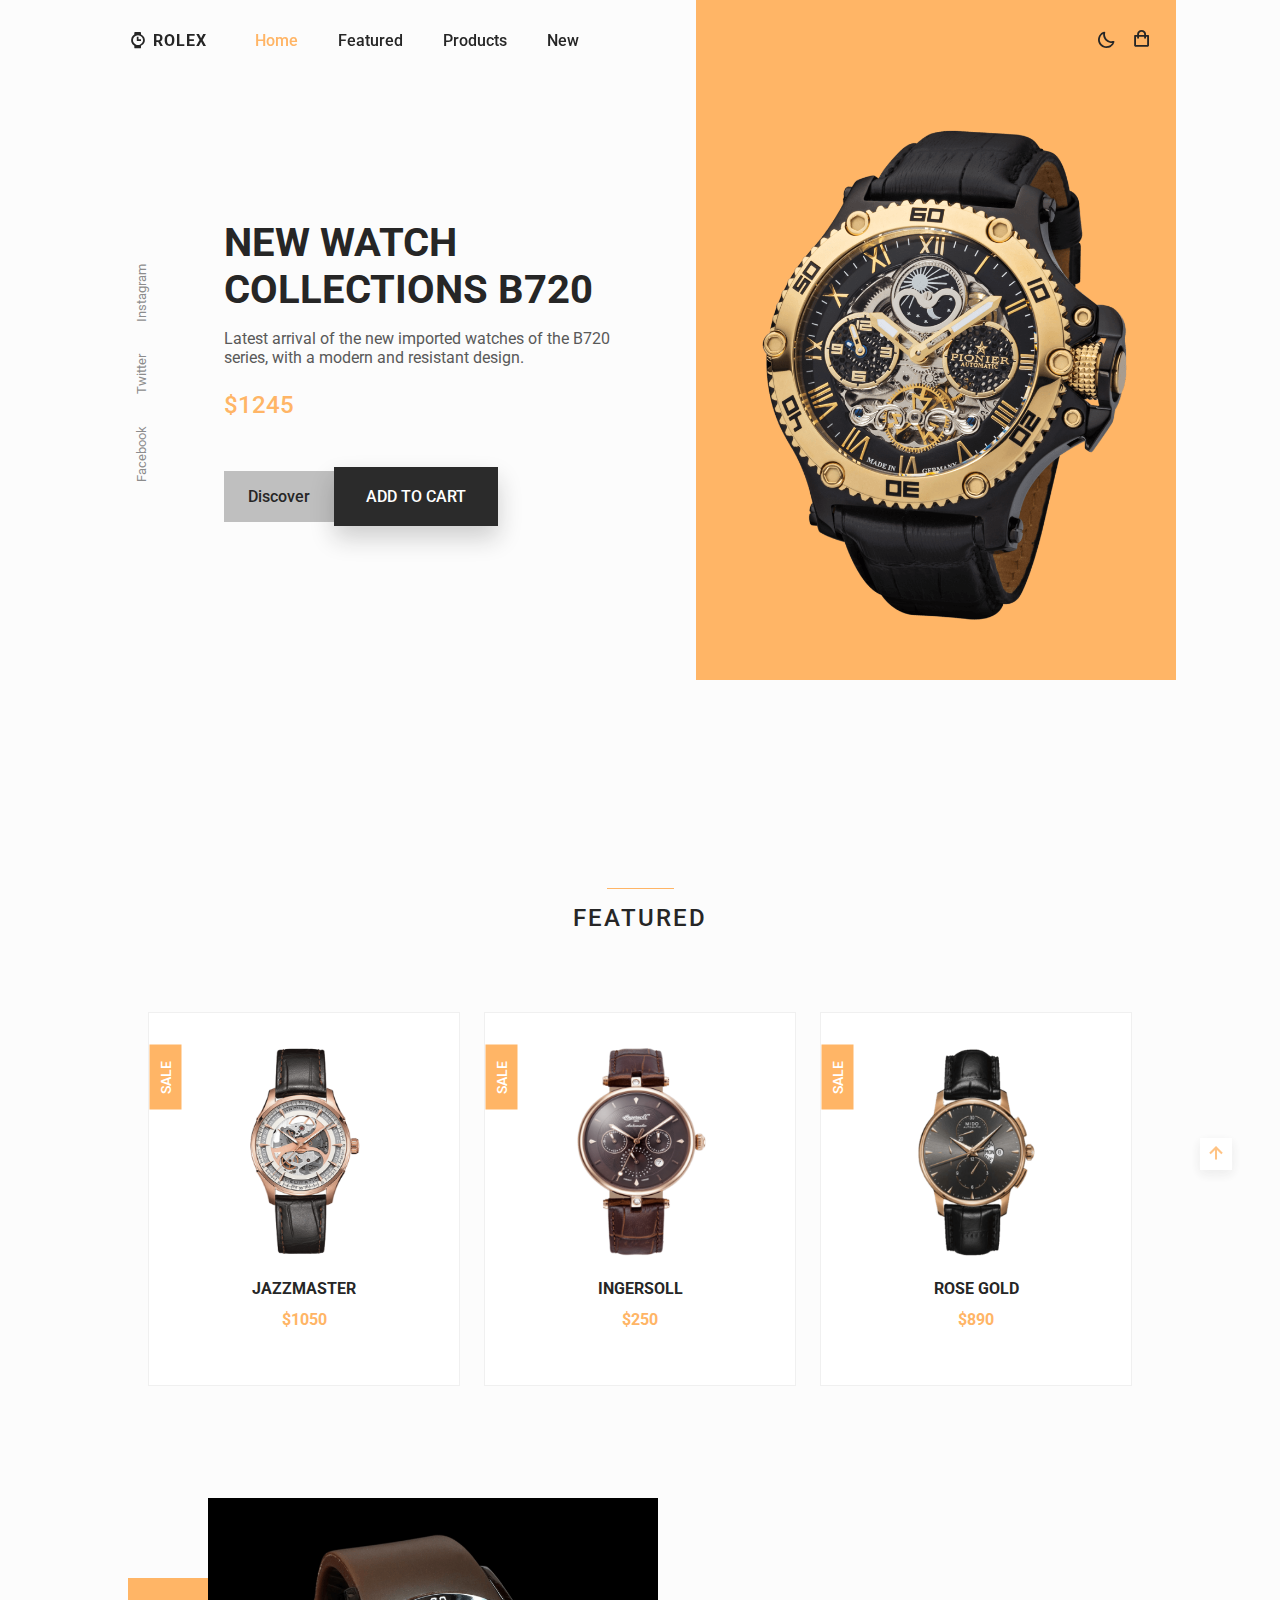
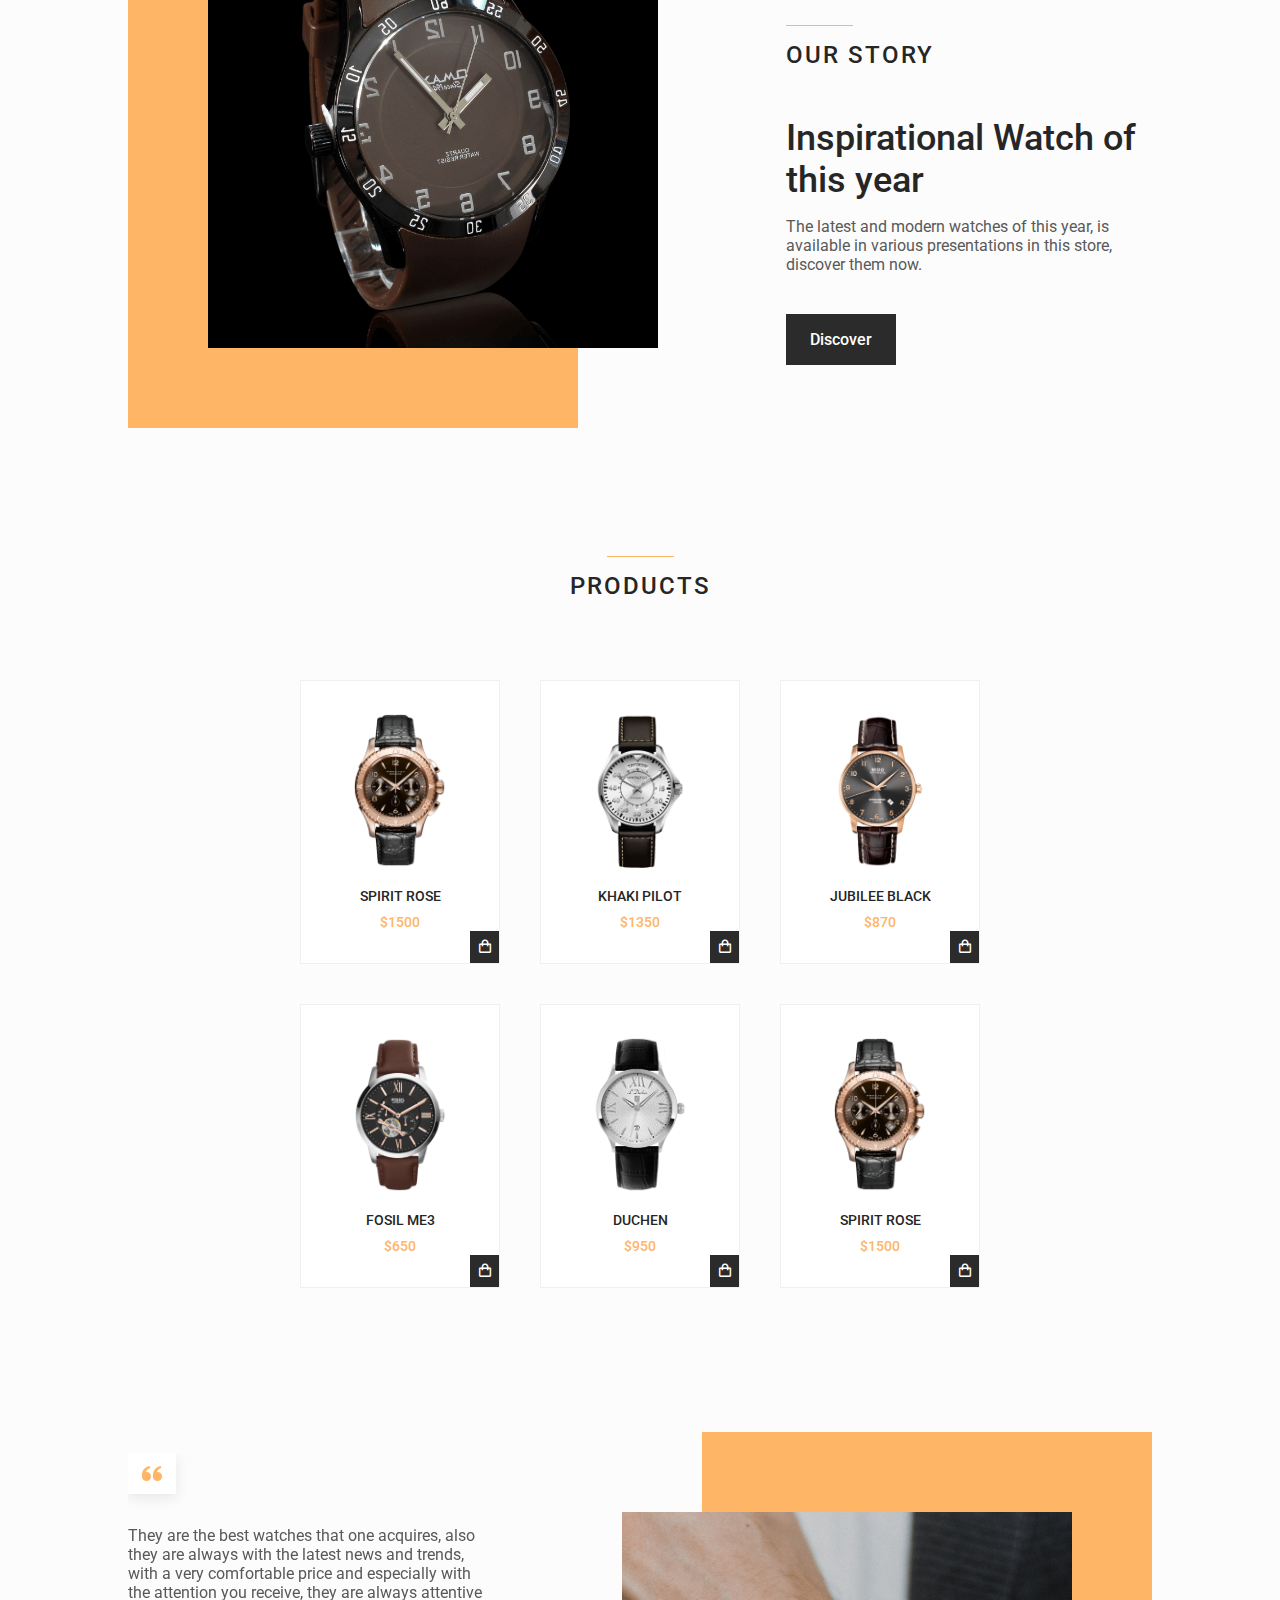
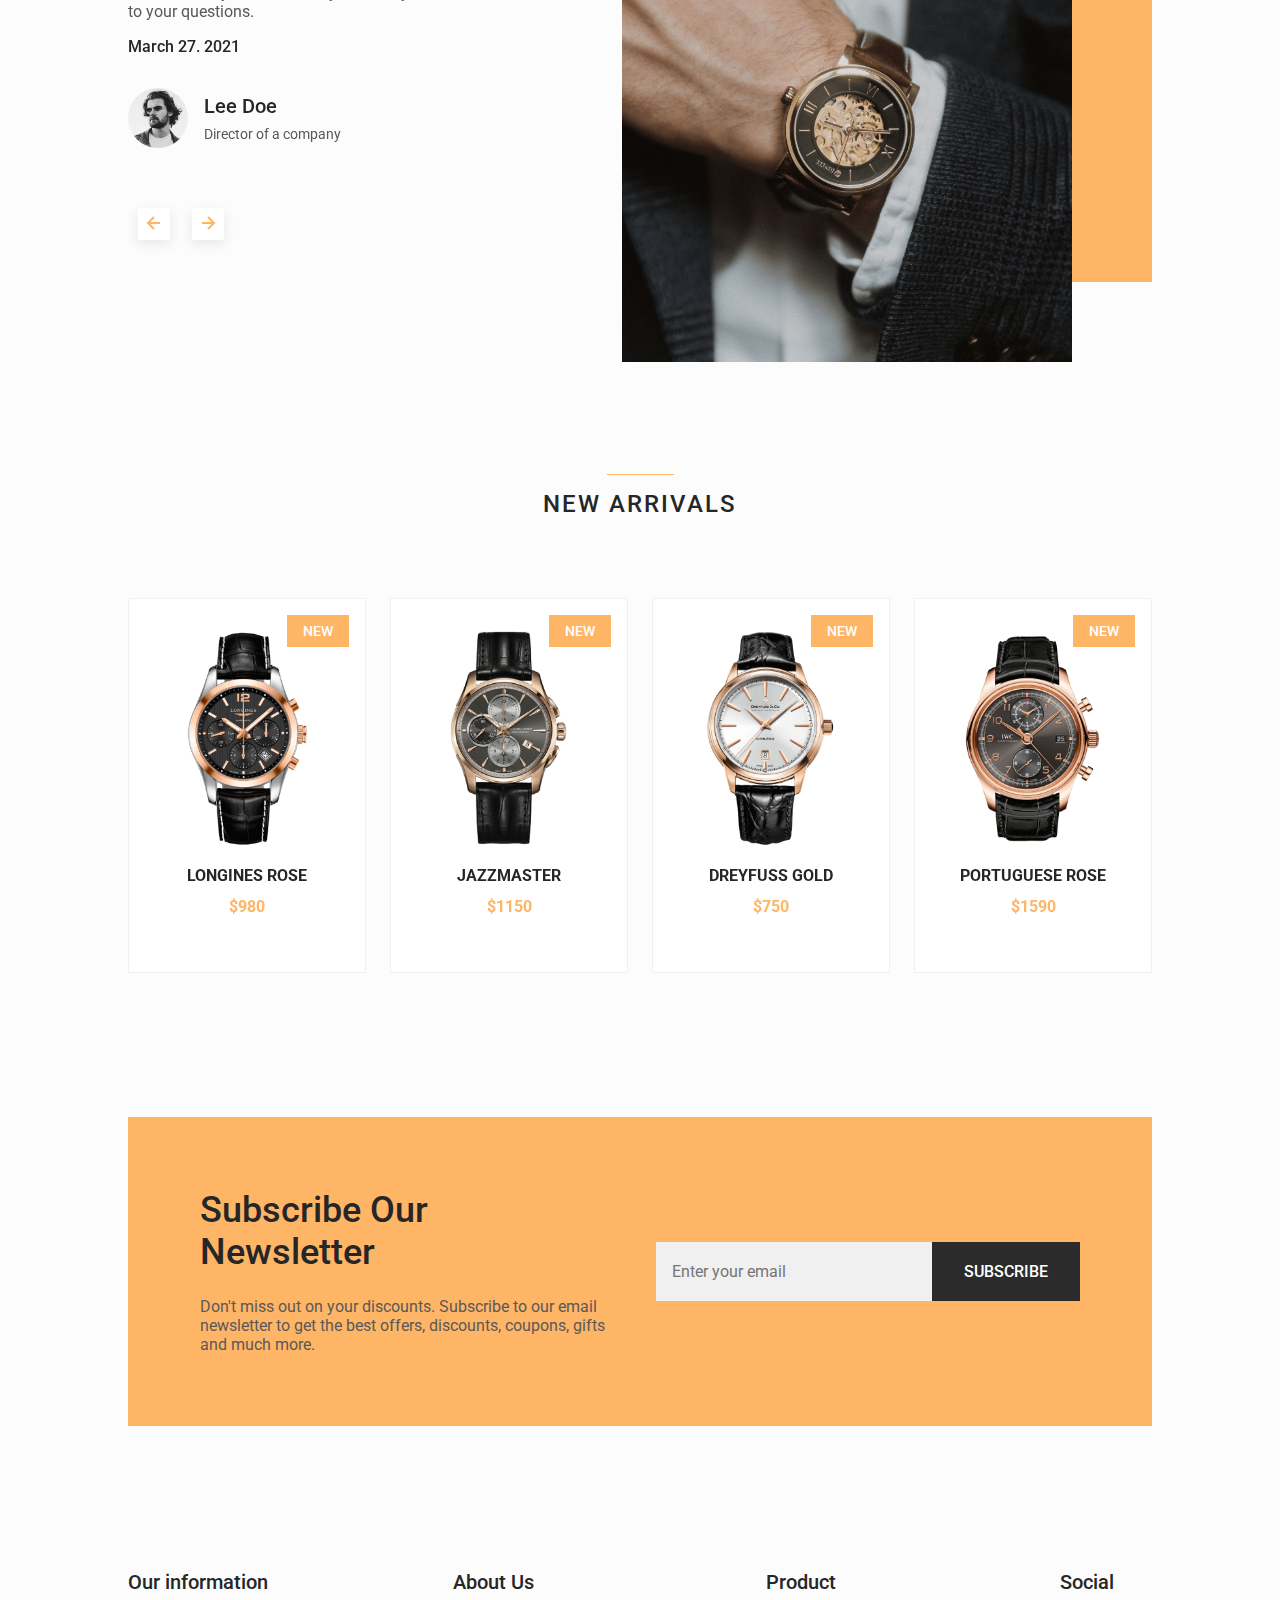
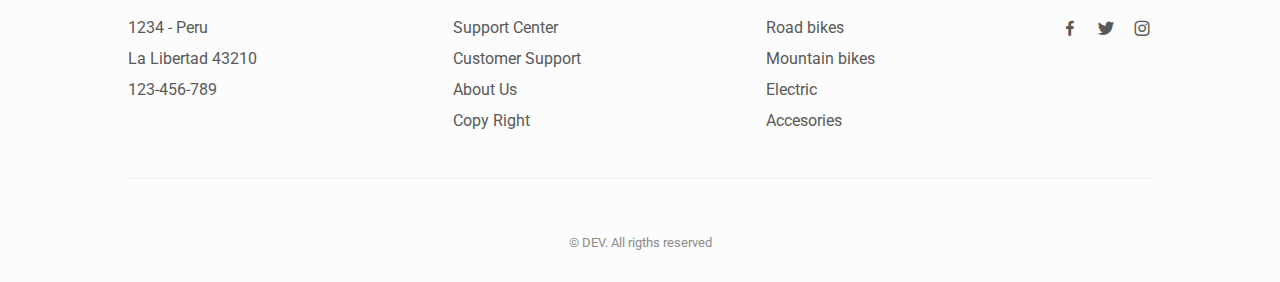
<file: dev--responsive-watches-website-main/dev-responsive-watches-website-main/index.html>
<!DOCTYPE html>
    <html lang="en">
    <head>
        <meta charset="UTF-8">
        <meta name="viewport" content="width=device-width, initial-scale=1.0">

        <!--=============== FAVICON ===============-->
        <link rel="shortcut icon" href="assets/img/favicon.png" type="image/x-icon">

        <!--=============== BOXICONS ===============-->
        <link rel="stylesheet" href="https://cdn.jsdelivr.net/npm/boxicons@latest/css/boxicons.min.css">

        <!--=============== SWIPER CSS ===============--> 
        <link rel="stylesheet" href="assets/css/swiper-bundle.min.css">

        <!--=============== CSS ===============-->
        <link rel="stylesheet" href="assets/css/styles.css">

        <title>Responsive watches website - DEV</title>
    </head>
    <body>
        <!--==================== HEADER ====================-->
        <header class="header" id="header">
            <nav class="nav container">
                <a href="#" class="nav__logo">
                    <i class='bx bxs-watch nav__logo-icon'></i> Rolex
                </a>

                <div class="nav__menu" id="nav-menu">
                    <ul class="nav__list">
                        <li class="nav__item">
                            <a href="#home" class="nav__link active-link">Home</a>
                        </li>
                        <li class="nav__item">
                            <a href="#featured" class="nav__link">Featured</a>
                        </li>
                        <li class="nav__item">
                            <a href="#products" class="nav__link">Products</a>
                        </li>
                        <li class="nav__item">
                            <a href="#new" class="nav__link">New</a>
                        </li>
                    </ul>

                    <div class="nav__close" id="nav-close">
                        <i class='bx bx-x' ></i>
                    </div>
                </div>

                <div class="nav__btns">
                    <!-- Theme change button -->
                    <i class='bx bx-moon change-theme' id="theme-button"></i>

                    <div class="nav__shop" id="cart-shop">
                        <i class='bx bx-shopping-bag' ></i>
                    </div>

                    <div class="nav__toggle" id="nav-toggle">
                        <i class='bx bx-grid-alt' ></i>
                    </div>
                </div>
            </nav>
        </header>

        <!--==================== CART ====================-->
        <div class="cart" id="cart">
            <i class='bx bx-x cart__close' id="cart-close"></i>

            <h2 class="cart__title-center">My Cart</h2>

            <div class="cart__container">
                <article class="cart__card">
                    <div class="cart__box">
                        <img src="assets/img/featured1.png" alt="" class="cart__img">
                    </div>

                    <div class="cart__details">
                        <h3 class="cart__title">Jazzmaster</h3>
                        <span class="cart__price">$1050</span>

                        <div class="cart__amount">
                            <div class="cart__amount-content">
                                <span class="cart__amount-box">
                                    <i class='bx bx-minus' ></i>
                                </span>

                                <span class="cart__amount-number">1</span>

                                <span class="cart__amount-box">
                                    <i class='bx bx-plus' ></i>
                                </span>
                            </div>

                            <i class='bx bx-trash-alt cart__amount-trash' ></i>
                        </div>
                    </div>
                </article>
                
                <article class="cart__card">
                    <div class="cart__box">
                        <img src="assets/img/featured3.png" alt="" class="cart__img">
                    </div>

                    <div class="cart__details">
                        <h3 class="cart__title">Rose Gold</h3>
                        <span class="cart__price">$850</span>

                        <div class="cart__amount">
                            <div class="cart__amount-content">
                                <span class="cart__amount-box">
                                    <i class='bx bx-minus' ></i>
                                </span>

                                <span class="cart__amount-number">1</span>

                                <span class="cart__amount-box">
                                    <i class='bx bx-plus' ></i>
                                </span>
                            </div>

                            <i class='bx bx-trash-alt cart__amount-trash' ></i>
                        </div>
                    </div>
                </article>

                <article class="cart__card">
                    <div class="cart__box">
                        <img src="assets/img/new1.png" alt="" class="cart__img">
                    </div>

                    <div class="cart__details">
                        <h3 class="cart__title">Longines Rose</h3>
                        <span class="cart__price">$980</span>

                        <div class="cart__amount">
                            <div class="cart__amount-content">
                                <span class="cart__amount-box">
                                    <i class='bx bx-minus' ></i>
                                </span>

                                <span class="cart__amount-number">1</span>

                                <span class="cart__amount-box">
                                    <i class='bx bx-plus' ></i>
                                </span>
                            </div>

                            <i class='bx bx-trash-alt cart__amount-trash' ></i>
                        </div>
                    </div>
                </article>
            </div>

            <div class="cart__prices">
                <span class="cart__prices-item">3 items</span>
                <span class="cart__prices-total">$2880</span>
            </div>
        </div>

        <!--==================== MAIN ====================-->
        <main class="main">
            <!--==================== HOME ====================-->
            <section class="home" id="home">
                <div class="home__container container grid">
                    <div class="home__img-bg">
                        <img src="assets/img/home.png" alt="" class="home__img">
                    </div>
    
                    <div class="home__social">
                        <a href="https://www.facebook.com/" target="_blank" class="home__social-link">
                            Facebook
                        </a>
                        <a href="https://twitter.com/" target="_blank" class="home__social-link">
                            Twitter
                        </a>
                        <a href="https://www.instagram.com/" target="_blank" class="home__social-link">
                            Instagram
                        </a>
                    </div>
    
                    <div class="home__data">
                        <h1 class="home__title">NEW WATCH <br> COLLECTIONS B720</h1>
                        <p class="home__description">
                            Latest arrival of the new imported watches of the B720 series, 
                            with a modern and resistant design.
                        </p>
                        <span class="home__price">$1245</span>

                        <div class="home__btns">
                            <a href="#" class="button button--gray button--small">
                                Discover
                            </a>

                            <button class="button home__button">ADD TO CART</button>
                        </div>
                    </div>
                </div>
            </section>

            <!--==================== FEATURED ====================-->
            <section class="featured section container" id="featured">
                <h2 class="section__title">
                    Featured
                </h2>

                <div class="featured__container grid">
                    <article class="featured__card">
                        <span class="featured__tag">Sale</span>

                        <img src="assets/img/featured1.png" alt="" class="featured__img">

                        <div class="featured__data">
                            <h3 class="featured__title">Jazzmaster</h3>
                            <span class="featured__price">$1050</span>
                        </div>

                        <button class="button featured__button">ADD TO CART</button>
                    </article>

                    <article class="featured__card">
                        <span class="featured__tag">Sale</span>

                        <img src="assets/img/featured2.png" alt="" class="featured__img">

                        <div class="featured__data">
                            <h3 class="featured__title">Ingersoll</h3>
                            <span class="featured__price">$250</span>
                        </div>

                        <button class="button featured__button">ADD TO CART</button>
                    </article>

                    <article class="featured__card">
                        <span class="featured__tag">Sale</span>

                        <img src="assets/img/featured3.png" alt="" class="featured__img">

                        <div class="featured__data">
                            <h3 class="featured__title">Rose gold</h3>
                            <span class="featured__price">$890</span>
                        </div>

                        <button class="button featured__button">ADD TO CART</button>
                    </article>
                </div>
            </section>

            <!--==================== STORY ====================-->
            <section class="story section container">
                <div class="story__container grid">
                    <div class="story__data">
                        <h2 class="section__title story__section-title">
                            Our Story
                        </h2>
    
                        <h1 class="story__title">
                            Inspirational Watch of <br> this year
                        </h1>
    
                        <p class="story__description">
                            The latest and modern watches of this year, is available in various 
                            presentations in this store, discover them now.
                        </p>
    
                        <a href="#" class="button button--small">Discover</a>
                    </div>

                    <div class="story__images">
                        <img src="assets/img/story.png" alt="" class="story__img">
                        <div class="story__square"></div>
                    </div>
                </div>
            </section>

            <!--==================== PRODUCTS ====================-->
            <section class="products section container" id="products">
                <h2 class="section__title">
                    Products
                </h2>

                <div class="products__container grid">
                    <article class="products__card">
                        <img src="assets/img/product1.png" alt="" class="products__img">

                        <h3 class="products__title">Spirit rose</h3>
                        <span class="products__price">$1500</span>

                        <button class="products__button">
                            <i class='bx bx-shopping-bag'></i>
                        </button>
                    </article>

                    <article class="products__card">
                        <img src="assets/img/product2.png" alt="" class="products__img">

                        <h3 class="products__title">Khaki pilot</h3>
                        <span class="products__price">$1350</span>

                        <button class="products__button">
                            <i class='bx bx-shopping-bag'></i>
                        </button>
                    </article>

                    <article class="products__card">
                        <img src="assets/img/product3.png" alt="" class="products__img">

                        <h3 class="products__title">Jubilee black</h3>
                        <span class="products__price">$870</span>

                        <button class="products__button">
                            <i class='bx bx-shopping-bag'></i>
                        </button>
                    </article>

                    <article class="products__card">
                        <img src="assets/img/product4.png" alt="" class="products__img">

                        <h3 class="products__title">Fosil me3</h3>
                        <span class="products__price">$650</span>

                        <button class="products__button">
                            <i class='bx bx-shopping-bag'></i>
                        </button>
                    </article>

                    <article class="products__card">
                        <img src="assets/img/product5.png" alt="" class="products__img">

                        <h3 class="products__title">Duchen</h3>
                        <span class="products__price">$950</span>

                        <button class="products__button">
                            <i class='bx bx-shopping-bag'></i>
                        </button>
                    </article>

                    <article class="products__card">
                        <img src="assets/img/product1.png" alt="" class="products__img">

                        <h3 class="products__title">Spirit rose</h3>
                        <span class="products__price">$1500</span>

                        <button class="products__button">
                            <i class='bx bx-shopping-bag'></i>
                        </button>
                    </article>
                </div>
            </section>

            <!--==================== TESTIMONIAL ====================-->
            <section class="testimonial section container">
                <div class="testimonial__container grid">
                    <div class="swiper testimonial-swiper">
                        <div class="swiper-wrapper">
                            <div class="testimonial__card swiper-slide">
                                <div class="testimonial__quote">
                                    <i class='bx bxs-quote-alt-left' ></i>
                                </div>
                                <p class="testimonial__description">
                                    They are the best watches that one acquires, also they are always with the latest 
                                    news and trends, with a very comfortable price and especially with the attention 
                                    you receive, they are always attentive to your questions.
                                </p>
                                <h3 class="testimonial__date">March 27. 2021</h3>
        
                                <div class="testimonial__perfil">
                                    <img src="assets/img/testimonial1.jpg" alt="" class="testimonial__perfil-img">
        
                                    <div class="testimonial__perfil-data">
                                        <span class="testimonial__perfil-name">Lee Doe</span>
                                        <span class="testimonial__perfil-detail">Director of a company</span>
                                    </div>
                                </div>
                            </div>

                            <div class="testimonial__card swiper-slide">
                                <div class="testimonial__quote">
                                    <i class='bx bxs-quote-alt-left' ></i>
                                </div>
                                <p class="testimonial__description">
                                    They are the best watches that one acquires, also they are always with the latest 
                                    news and trends, with a very comfortable price and especially with the attention 
                                    you receive, they are always attentive to your questions.
                                </p>
                                <h3 class="testimonial__date">March 27. 2021</h3>
        
                                <div class="testimonial__perfil">
                                    <img src="assets/img/testimonial2.jpg" alt="" class="testimonial__perfil-img">
        
                                    <div class="testimonial__perfil-data">
                                        <span class="testimonial__perfil-name">Samantha Mey</span>
                                        <span class="testimonial__perfil-detail">Director of a company</span>
                                    </div>
                                </div>
                            </div>

                            <div class="testimonial__card swiper-slide">
                                <div class="testimonial__quote">
                                    <i class='bx bxs-quote-alt-left' ></i>
                                </div>
                                <p class="testimonial__description">
                                    They are the best watches that one acquires, also they are always with the latest 
                                    news and trends, with a very comfortable price and especially with the attention 
                                    you receive, they are always attentive to your questions.
                                </p>
                                <h3 class="testimonial__date">March 27. 2021</h3>
        
                                <div class="testimonial__perfil">
                                    <img src="assets/img/testimonial3.jpg" alt="" class="testimonial__perfil-img">
        
                                    <div class="testimonial__perfil-data">
                                        <span class="testimonial__perfil-name">Raul Zaman</span>
                                        <span class="testimonial__perfil-detail">Director of a company</span>
                                    </div>
                                </div>
                            </div>
                        </div>
                        
                        <div class="swiper-button-next">
                            <i class='bx bx-right-arrow-alt' ></i>
                        </div>
                        <div class="swiper-button-prev">
                            <i class='bx bx-left-arrow-alt' ></i>
                        </div>
                    </div>

                    <div class="testimonial__images">
                        <div class="testimonial__square"></div>
                        <img src="assets/img/testimonial.png" alt="" class="testimonial__img">
                    </div>
                </div>
            </section>

            <!--==================== NEW ====================-->
            <section class="new section container" id="new">
                <h2 class="section__title">
                    New Arrivals
                </h2>
                
                <div class="new__container">
                    <div class="swiper new-swiper">
                        <div class="swiper-wrapper">
                            <article class="new__card swiper-slide">
                                <span class="new__tag">New</span>
        
                                <img src="assets/img/new1.png" alt="" class="new__img">
        
                                <div class="new__data">
                                    <h3 class="new__title">Longines rose</h3>
                                    <span class="new__price">$980</span>
                                </div>
        
                                <button class="button new__button">ADD TO CART</button>
                            </article>

                            <article class="new__card swiper-slide">
                                <span class="new__tag">New</span>
        
                                <img src="assets/img/new2.png" alt="" class="new__img">
        
                                <div class="new__data">
                                    <h3 class="new__title">Jazzmaster</h3>
                                    <span class="new__price">$1150</span>
                                </div>
        
                                <button class="button new__button">ADD TO CART</button>
                            </article>

                            <article class="new__card swiper-slide">
                                <span class="new__tag">New</span>
        
                                <img src="assets/img/new3.png" alt="" class="new__img">
        
                                <div class="new__data">
                                    <h3 class="new__title">Dreyfuss gold</h3>
                                    <span class="new__price">$750</span>
                                </div>
        
                                <button class="button new__button">ADD TO CART</button>
                            </article>

                            <article class="new__card swiper-slide">
                                <span class="new__tag">New</span>
        
                                <img src="assets/img/new4.png" alt="" class="new__img">
        
                                <div class="new__data">
                                    <h3 class="new__title">Portuguese rose</h3>
                                    <span class="new__price">$1590</span>
                                </div>
        
                                <button class="button new__button">ADD TO CART</button>
                            </article>                       
                        </div>
                    </div>
                </div>
            </section>

            <!--==================== NEWSLETTER ====================-->
            <section class="newsletter section container">
                <div class="newsletter__bg grid">
                    <div>
                        <h2 class="newsletter__title">Subscribe Our <br> Newsletter</h2>
                        <p class="newsletter__description">
                            Don't miss out on your discounts. Subscribe to our email 
                            newsletter to get the best offers, discounts, coupons, 
                            gifts and much more.
                        </p>
                    </div>

                    <form action="" class="newsletter__subscribe">
                        <input type="email" placeholder="Enter your email" class="newsletter__input">
                        <button class="button">
                            SUBSCRIBE
                        </button>
                    </form>
                </div>
            </section>
        </main>

        <!--==================== FOOTER ====================-->
        <footer class="footer section">
            <div class="footer__container container grid">
                <div class="footer__content">
                    <h3 class="footer__title">Our information</h3>

                    <ul class="footer__list">
                        <li>1234 - Peru</li>
                        <li>La Libertad 43210</li>
                        <li>123-456-789</li>
                    </ul>
                </div>
                <div class="footer__content">
                    <h3 class="footer__title">About Us</h3>

                    <ul class="footer__links">
                        <li>
                            <a href="#" class="footer__link">Support Center</a>
                        </li>
                        <li>
                            <a href="#" class="footer__link">Customer Support</a>
                        </li>
                        <li>
                            <a href="#" class="footer__link">About Us</a>
                        </li>
                        <li>
                            <a href="#" class="footer__link">Copy Right</a>
                        </li>
                    </ul>
                </div>

                <div class="footer__content">
                    <h3 class="footer__title">Product</h3>

                    <ul class="footer__links">
                        <li>
                            <a href="#" class="footer__link">Road bikes</a>
                        </li>
                        <li>
                            <a href="#" class="footer__link">Mountain bikes</a>
                        </li>
                        <li>
                            <a href="#" class="footer__link">Electric</a>
                        </li>
                        <li>
                            <a href="#" class="footer__link">Accesories</a>
                        </li>
                    </ul>
                </div>

                <div class="footer__content">
                    <h3 class="footer__title">Social</h3>

                    <ul class="footer__social">
                        <a href="https://www.facebook.com/" target="_blank" class="footer__social-link">
                            <i class='bx bxl-facebook'></i>
                        </a>

                        <a href="https://twitter.com/" target="_blank" class="footer__social-link">
                            <i class='bx bxl-twitter' ></i>
                        </a>

                        <a href="https://www.instagram.com/" target="_blank" class="footer__social-link">
                            <i class='bx bxl-instagram' ></i>
                        </a>
                    </ul>
                </div>
            </div>

            <span class="footer__copy">&#169; DEV. All rigths reserved</span>
        </footer>

        <!--=============== SCROLL UP ===============-->
        <a href="#" class="scrollup" id="scroll-up"> 
            <i class='bx bx-up-arrow-alt scrollup__icon' ></i>
        </a>

        <!--=============== SWIPER JS ===============-->
        <script src="assets/js/swiper-bundle.min.js"></script>

        <!--=============== MAIN JS ===============-->
        <script src="assets/js/main.js"></script>
    </body>
</html>
</file>
<file: dev--responsive-watches-website-main/dev-responsive-watches-website-main/assets/css/styles.css>
/*=============== GOOGLE FONTS ===============*/
@import url("https://fonts.googleapis.com/css2?family=Roboto:wght@400;500;700&display=swap");

/*=============== VARIABLES CSS ===============*/
:root {
  --header-height: 3.5rem;

  /*========== Colors ==========*/
  --first-color: hsl(31, 100%, 70%);
  --button-color: hsl(0, 0%, 17%);
  --button-color-alt: hsl(0, 0%, 21%);
  --title-color: hsl(0, 0%, 15%);
  --text-color: hsl(0, 0%, 35%);
  --text-color-light: hsl(0, 0%, 55%);
  --body-color: hsl(0, 0%, 99%);
  --container-color: #fff;
  --border-color: hsl(0, 0%, 94%);

  /*========== Font and typography ==========*/
  --body-font: 'Roboto', sans-serif;
  --biggest-font-size: 2rem;
  --h1-font-size: 1.5rem;
  --h2-font-size: 1.25rem;
  --h3-font-size: 1rem;
  --normal-font-size: .938rem;
  --small-font-size: .813rem;
  --smaller-font-size: .75rem;

  /*========== Font weight ==========*/
  --font-medium: 500;
  --font-bold: 700;

  /*========== Margenes Bottom ==========*/
  --mb-0-5: .5rem;
  --mb-0-75: .75rem;
  --mb-1: 1rem;
  --mb-1-5: 1.5rem;
  --mb-2: 2rem;
  --mb-2-5: 2.5rem;
  --mb-3: 3rem;

  /*========== z index ==========*/
  --z-tooltip: 10;
  --z-fixed: 100;
}

@media screen and (min-width: 968px) {
  :root {
    --biggest-font-size: 2.5rem;
    --h1-font-size: 2.25rem;
    --h2-font-size: 1.5rem;
    --h3-font-size: 1.25rem;
    --normal-font-size: 1rem;
    --small-font-size: .875rem;
    --smaller-font-size: .813rem;
  }
}

/*=============== BASE ===============*/
* {
  box-sizing: border-box;
  padding: 0;
  margin: 0;
}

html {
  scroll-behavior: smooth;
}

body,
button,
input {
  font-family: var(--body-font);
  font-size: var(--normal-font-size);
}

body {
  margin: 0;
  background-color: var(--body-color);
  color: var(--text-color);
  /*For animation dark mode*/
  transition: .4s;
}

h1, h2, h3, h4 {
  color: var(--title-color);
  font-weight: var(--font-medium);
}

ul {
  list-style: none;
}

a {
  text-decoration: none;
}

img {
  max-width: 100%;
  height: auto;
}

button {
  cursor: pointer;
  border: none;
  outline: none;
}

/*=============== THEME ===============*/
/*========== Variables Dark theme ==========*/
body.dark-theme {
  --first-color: hsl(31, 76%, 74%);
  --button-color: hsl(0, 0%, 24%);
  --button-color-alt: hsl(0, 0%, 28%);
  --title-color: hsl(0, 0%, 95%);
  --text-color: hsl(0, 0%, 75%);
  --body-color: hsl(0, 0%, 12%);
  --container-color: hsl(0, 0%, 16%);
  --border-color: hsl(0, 0%, 20%);
}

/*========== Button Dark/Light ==========*/
.change-theme {
  color: var(--title-color);
  font-size: 1.25rem;
  cursor: pointer;
}

/*========== 
    Color changes in some parts of 
    the website, in dark theme 
==========*/
.dark-theme .change-theme,
.dark-theme .nav__toggle,
.dark-theme .nav__shop,
.dark-theme .button--gray {
  color: hsl(0, 0%, 15%);
}

.dark-theme .scroll-header {
  box-shadow: 0 1px 4px hsla(0, 0%, 4%, .3);
}

.scroll-header .change-theme,
.scroll-header .nav__toggle,
.scroll-header .nav__shop {
  color: var(--title-color);
}

.dark-theme::-webkit-scrollbar {
  background: hsl(0, 0%, 30%);
}

/*=============== REUSABLE CSS CLASSES ===============*/
.container {
  max-width: 1024px;
  margin-left: var(--mb-1-5);
  margin-right: var(--mb-1-5);
}

.grid {
  display: grid;
}

.main {
  overflow: hidden;
}

.section {
  padding: 6.5rem 0 1rem;
}

.section__title {
  position: relative;
  font-size: var(--h3-font-size);
  margin-bottom: var(--mb-3);
  text-transform: uppercase;
  letter-spacing: 2px;
  text-align: center;
}

.section__title::before {
  content: '';
  position: absolute;
  top: -1rem;
  left: 0;
  right: 0;
  margin: 0 auto;
  width: 67px;
  height: 1px;
  background-color: var(--first-color);
}

/*=============== HEADER & NAV ===============*/
.header {
  width: 100%;
  background: transparent;
  position: fixed;
  top: 0;
  left: 0;
  z-index: var(--z-fixed);
  /*For animation dark mode*/
  transition: .4s;
}

.nav {
  height: var(--header-height);
  display: flex;
  justify-content: space-between;
  align-items: center;
}

.nav__logo, 
.nav__toggle, 
.nav__shop, 
.nav__close {
  color: var(--title-color);
}

.nav__logo {
  text-transform: uppercase;
  font-weight: var(--font-bold);
  letter-spacing: 1px;
  display: inline-flex;
  align-items: center;
  column-gap: .25rem;
}

.nav__logo-icon {
  font-size: 1.25rem;
}

.nav__btns {
  display: flex;
  align-items: center;
  column-gap: 1rem;
}

.nav__toggle, 
.nav__shop {
  font-size: 1.25rem;
  cursor: pointer;
}

@media screen and (max-width: 767px) {
  .nav__menu {
    position: fixed;
    background-color: var(--body-color);
    top: 0;
    right: -100%;
    width: 100%;
    height: 100%;
    padding: 6rem 2rem 3.5rem;
    transition: .3s;
  }
}

.nav__list {
  display: flex;
  flex-direction: column;
  align-items: center;
  row-gap: 2rem;
}

.nav__link {
  color: var(--title-color);
  font-weight: var(--font-medium);
  text-transform: uppercase;
  font-size: var(--h2-font-size);
  transition: .3s;
}

.nav__link:hover {
  color: var(--first-color);
}

.nav__close {
  font-size: 2rem;
  position: absolute;
  top: .9rem;
  right: 1.25rem;
  cursor: pointer;
}

/* Show menu */
.show-menu {
  right: 0;
}

/* Change background header */
.scroll-header {
  background-color: var(--body-color);
  box-shadow: 0 1px 4px hsla(0, 4%, 15%, .10);
}

/* Active link */
.active-link {
  color: var(--first-color);
}

/*=============== HOME ===============*/
.home__container {
  position: relative;
  row-gap: 2.5rem;
}

.home__img {
  width: 240px;
}

.home__img-bg {
  background-color: var(--first-color);
  width: 258px;
  height: 430px;
  padding-bottom: 2rem;
  display: flex;
  justify-content: center;
  align-items: flex-end;
  justify-self: flex-end;
  transform: translateX(1.5rem);
}

.home__social {
  position: absolute;
  top: 35%;
  left: -5rem;
  transform: rotate(-90deg);
  display: flex;
  column-gap: 1rem;
}

.home__social-link {
  font-size: var(--smaller-font-size);
  color: var(--text-color-light);
  transition: .3s;
}

.home__social-link:hover {
  color: var(--title-color);
}

.home__title {
  font-size: var(--biggest-font-size);
  font-weight: var(--font-bold);
  margin-bottom: var(--mb-1);
}

.home__description {
  margin-bottom: var(--mb-1-5);
}

.home__price {
  display: inline-block;
  font-size: var(--h2-font-size);
  font-weight: var(--font-medium);
  color: var(--first-color);
  margin-bottom: var(--mb-3);
}

.home__btns {
  display: flex;
  align-items: center;
}

.home__button {
  box-shadow: 0 12px 24px hsla(0, 0%, 10%, .2);
}

/*=============== BUTTONS ===============*/
.button {
  display: inline-block;
  background-color: var(--button-color);
  color: #FFF;
  padding: 1.25rem 2rem;
  font-weight: var(--font-medium);
  transition: .3s;
}

.button:hover {
  background-color: var(--button-color-alt);
}

.button--gray {
  background-color: hsl(0, 0%, 75%);
  color: var(--title-color);
}

.button--gray:hover {
  background-color: hsl(0, 0%, 63%);
}

.button--small {
  padding: 1rem 1.5rem;
}

/*=============== FEATURED ===============*/
.featured__container {
  row-gap: 2.5rem;
}

.featured__card {
  position: relative;
  text-align: center;
  background-color: var(--container-color);
  padding-top: 2rem;
  border: 1px solid var(--border-color);
  overflow-y: hidden;
  transition: .3s;
}

.featured__tag {
  background-color: var(--first-color);
  padding: .5rem 1rem;
  color: #fff;
  text-transform: uppercase;
  font-size: var(--small-font-size);
  font-weight: var(--font-medium);
  position: absolute;
  transform: rotate(-90deg);
  left: -1rem;
  top: 3rem;
}

.featured__img {
  height: 214px;
  margin-bottom: var(--mb-1);
}

.featured__title, 
.featured__price {
  font-size: var(--h3-font-size);
  font-weight: var(--font-bold);
}

.featured__title {
  text-transform: uppercase;
  margin-bottom: var(--mb-0-75);
}

.featured__price {
  display: block;
  color: var(--first-color);
  transition: .3s;
}

.featured__button {
  font-size: var(--small-font-size);
  transform: translateY(1rem);
  opacity: 0;
}

.featured__card:hover {
  box-shadow: 0 12px 32px hsla(0, 0%, 20%, .1);
  padding: 2rem 0 3rem 0;
}

.featured__card:hover .featured__button {
  transform: translateY(0);
  opacity: 1;
}

.featured__card:hover .featured__price {
  margin-bottom: var(--mb-1-5);
}

/*=============== STORY ===============*/
.story__container {
  row-gap: 7.5rem;
}

.story__title {
  font-size: var(--h1-font-size);
  margin-bottom: var(--mb-1);
}

.story__description {
  margin-bottom: var(--mb-2-5);
}

.story__images {
  position: relative;
}

.story__img, 
.story__square {
  width: 250px;
}

.story__square {
  height: 250px;
  background-color: var(--first-color);
}

.story__img {
  position: absolute;
  left: 3rem;
  top: -3rem;
}

/*=============== PRODUCTS ===============*/
.products__container {
  grid-template-columns: repeat(2, 1fr);
  gap: 2rem;
}

.products__card {
  position: relative;
  background-color: var(--container-color);
  padding: 1.25rem 0;
  border: 1px solid var(--border-color);
  text-align: center;
  transition: .3s;
}

.products__img {
  height: 125px;
  margin-bottom: var(--mb-1);
}

.products__title, 
.products__price {
  font-size: var(--small-font-size);
  font-weight: var(--font-medium);
}

.products__title {
  text-transform: uppercase;
  margin-bottom: var(--mb-0-5);
}

.products__price {
  color: var(--first-color);
}

.products__button {
  background-color: var(--button-color);
  padding: .4rem;
  color: #fff;
  font-size: 1rem;
  position: absolute;
  right: 0;
  bottom: 0;
  transition: .3s;
}

.products__button:hover {
  background-color: var(--button-color-alt);
}

.products__card:hover {
  box-shadow: 0 8px 32px hsla(0, 0%, 10%, .1);
}

/*=============== TESTIMONIAL ===============*/
.testimonial__container {
  row-gap: 4rem;
}

.testimonial__quote {
  display: inline-flex;
  background-color: var(--container-color);
  padding: .5rem .75rem;
  font-size: 1.5rem;
  color: var(--first-color);
  box-shadow: 0 4px 12px hsla(0, 0%, 20%, .1);
  margin-bottom: var(--mb-2);
}

.testimonial__description {
  margin-bottom: var(--mb-1);
}

.testimonial__date {
  font-size: var(--normal-font-size);
  margin-bottom: var(--mb-2);
}

.testimonial__perfil {
  display: flex;
  align-items: center;
  column-gap: 1rem;
  margin-bottom: 7rem;
}

.testimonial__perfil-img {
  width: 60px;
  height: 60px;
  border-radius: 3rem;
}

.testimonial__perfil-data {
  display: flex;
  flex-direction: column;
  row-gap: .5rem;
}

.testimonial__perfil-name {
  font-size: var(--h3-font-size);
  font-weight: var(--font-medium);
  color: var(--title-color);
}

.testimonial__perfil-detail {
  font-size: var(--small-font-size);
}

.testimonial__images {
  position: relative;
}

.testimonial__img, 
.testimonial__square {
  width: 250px;
}

.testimonial__square {
  height: 250px;
  background-color: var(--first-color);
  margin-left: auto;
}

.testimonial__img {
  position: absolute;
  right: 2rem;
  top: 3rem;
}

.testimonial-swiper {
  margin-left: initial;
  margin-right: initial;
}

.swiper-button-prev:after,
.swiper-button-next:after {
  content: '';
}

/* Swiper class */
.swiper-button-next,
.swiper-button-prev {
  top: initial;
  bottom: 5%;
  width: initial;
  height: initial;
  background-color: var(--container-color);
  box-shadow: 0 4px 12px hsla(0, 0%, 20%, .1);
  padding: .25rem;
  font-size: 1.5rem;
  color: var(--first-color);
}

.swiper-button-next {
  right: initial;
  left: 4rem;
}

/*=============== NEW ===============*/
.new__card {
  position: relative;
  text-align: center;
  background-color: var(--container-color);
  padding-top: 2rem;
  border: 1px solid var(--border-color);
  overflow-y: hidden;
  transition: .3s;
}

.new__tag {
  background-color: var(--first-color);
  padding: .5rem 1rem;
  color: #fff;
  text-transform: uppercase;
  font-size: var(--small-font-size);
  font-weight: var(--font-medium);
  position: absolute;
  top: 1rem;
  right: 1rem;
  transition: .3s;
}

.new__img {
  height: 215px;
  margin-bottom: var(--mb-1);
}

.new__title, 
.new__price {
  font-size: var(--h3-font-size);
  font-weight: var(--font-bold);
}

.new__title {
  text-transform: uppercase;
  margin-bottom: var(--mb-0-75);
}

.new__price {
  display: block;
  color: var(--first-color);
  transition: .3s;
}

.new__button {
  font-size: var(--small-font-size);
  transform: translateY(1rem);
  opacity: 0;
}

.new__card:hover {
  background-color: var(--first-color);
  box-shadow: 0 12px 32px hsla(0, 0%, 20%, .1);
  padding: 2rem 0 3rem 0;
}

.new__card:hover .new__tag {
  background-color: var(--button-color);
}

.new__card:hover .new__button {
  transform: translateY(0);
  opacity: 1;
}

.new__card:hover .new__title {
  color: hsl(0, 0%, 15%);
}

.new__card:hover .new__price {
  color: hsl(0, 0%, 15%);
  margin-bottom: var(--mb-1-5);
}

/*=============== NEWSLETTER ===============*/
.newsletter__bg {
  background-color: var(--first-color);
  padding: 3rem 1.5rem;
  text-align: center;
  row-gap: 2.5rem;
}

.newsletter__title {
  font-size: var(--h1-font-size);
  color: hsl(0, 0%, 15%);
  margin-bottom: var(--mb-1-5);
}

.newsletter__description {
  color: hsl(0, 0%, 35%);
}

.newsletter__subscribe {
  display: flex;
  flex-direction: column;
  row-gap: .75rem;
}

.newsletter__input {
  border: none;
  outline: none;
  background-color: hsl(0, 0%, 94%);
  padding: 1.25rem 1rem;
  color: hsl(0, 0%, 15%);
}

/*=============== FOOTER ===============*/
.footer__container {
  row-gap: 2rem;
  border-bottom: 1px solid var(--border-color);
  padding-bottom: 3rem;
}

.footer__title {
  font-size: var(--h2-font-size);
  margin-bottom: var(--mb-1-5);
}

.footer__list, 
.footer__links {
  display: flex;
  flex-direction: column;
  row-gap: .75rem;
}

.footer__link {
  color: var(--text-color);
}

.footer__link:hover {
  color: var(--title-color);
}

.footer__social {
  display: flex;
  column-gap: 1rem;
}

.footer__social-link {
  font-size: 1.25rem;
  color: var(--text-color);
}

.footer__social-link:hover {
  color: var(--title-color);
}

.footer__copy {
  display: block;
  margin: 3.5rem 0 1rem 0;
  text-align: center;
  font-size: var(--smaller-font-size);
  color: var(--text-color-light);
}

/*=============== SCROLL UP ===============*/
.scrollup {
  position: fixed;
  right: 1rem;
  bottom: -30%;
  background-color: var(--container-color);
  box-shadow: 0 4px 12px hsla(0, 0%, 20%, .1);
  display: inline-flex;
  padding: .25rem;
  z-index: var(--z-tooltip);
  opacity: .8;
  transition: .4s;
}

.scrollup:hover {
  opacity: 1;
}

.scrollup__icon {
  font-size: 1.5rem;
  color: var(--first-color);
}

/* Show Scroll Up*/
.show-scroll {
  bottom: 3rem;
}

/*=============== SCROLL BAR ===============*/
::-webkit-scrollbar {
  width: .6rem;
  background: hsl(0, 0%, 74%);
}

::-webkit-scrollbar-thumb {
  background: hsl(0, 0%, 17%);
}

/*=============== CART ===============*/
.cart {
  position: fixed;
  background-color: var(--body-color);
  z-index: var(--z-fixed);
  width: 100%;
  height: 100%;
  top: 0;
  right: -100%;
  padding: 3.5rem 2rem;
  transition: .4s;
}

.cart__title-center {
  font-size: var(--h2-font-size);
  text-align: center;
  margin-bottom: var(--mb-3);
}

.cart__close {
  font-size: 2rem;
  color: var(--title-color);
  position: absolute;
  top: 1.25rem;
  right: .9rem;
  cursor: pointer;
}

.cart__container {
  display: grid;
  row-gap: 1.5rem;
}

.cart__card {
  display: flex;
  align-items: center;
  column-gap: 1rem;
}

.cart__box {
  background-color: var(--container-color);
  padding: .75rem 1.25rem;
  border: 1px solid var(--border-color);
}

.cart__img {
  width: 50px;
}

.cart__title {
  font-size: var(--normal-font-size);
  margin-bottom: .5rem;
}

.cart__price {
  display: block;
  font-size: var(--small-font-size);
  color: var(--first-color);
  margin-bottom: var(--mb-1-5);
}

.cart__amount,
.cart__amount-content{
  display: flex;
  align-items: center;
}

.cart__amount{
  column-gap: 3rem;
}

.cart__amount-content{
  column-gap: 1rem;
}

.cart__amount-box {
  display: inline-flex;
  padding: .25rem;
  background-color: var(--container-color);
  border: 1px solid var(--border-color);
  cursor: pointer;
}

.cart__amount-trash {
  font-size: 1.15rem;
  color: var(--first-color);
  cursor: pointer;
}

.cart__prices {
  margin-top: 6rem;
  display: flex;
  justify-content: space-between;
}

.cart__prices-item, 
.cart__prices-total {
  color: var(--title-color);
}

.cart__prices-item {
  font-size: var(--small-font-size);
}

.cart__prices-total {
  font-size: var(--h3-font-size);
  font-weight: var(--font-medium);
}

/* Show cart */
.show-cart {
  right: 0;
}

/*=============== BREAKPOINTS ===============*/
/* For small devices */
@media screen and (max-width: 320px) {
  .container {
    margin-left: var(--mb-1);
    margin-right: var(--mb-1);
  }
  .home__img-bg {
    width: 220px;
  }
  .home__title {
    font-size: var(--h1-font-size);
  }
  .home__button {
    font-size: var(--smaller-font-size);
  }

  .story__square,
  .story__img,
  .testimonial__square,
  .testimonial__img {
    width: 180px;
  }

  .story__square,
  .testimonial__square {
    height: 180px;
  }

  .products__container {
    grid-template-columns: repeat(1, 180px);
    justify-content: center;
  }
}

/* For medium devices */
@media screen and (min-width: 576px) {
  .home__img-bg {
    width: 340px;
  }

  .featured__container {
    grid-template-columns: repeat(2, 1fr);
    justify-content: center;
    align-items: flex-start;
    gap: 1.5rem;
  }

  .footer__container {
    grid-template-columns: repeat(2, 1fr);
  }
}

@media screen and (min-width: 767px) {
  .section {
    padding: 8rem 0 1rem;
  }

  .cart {
    width: 420px;
    box-shadow: -2px 0 4px hsla(0, 0%, 15%, .1);
  }

  .nav {
    height: calc(var(--header-height) + 1.5rem);
    justify-content: initial;
    column-gap: 3rem;
  }
  .nav__toggle, 
  .nav__close {
    display: none;
  }
  .nav__list {
    flex-direction: row;
    column-gap: 2.5rem;
  }
  .nav__link {
    text-transform: initial;
    font-size: var(--normal-font-size);
  }
  .nav__btns {
    margin-left: auto;
  }

  .home__container {
    padding-top: 6rem;
    grid-template-columns: 1fr max-content;
    align-items: center;
  }
  .home__img-bg {
    order: 1;
    transform: translate(1.5rem, -6rem);
  }
  .home__data {
    padding: 0 0 3rem 6rem;
  }
  .home__social {
    top: 47%;
    column-gap: 2rem;
  }

  .featured__title,
  .featured__price,
  .new__title,
  .new__price {
    font-size: var(--normal-font-size);
  }

  .story__container,
  .testimonial__container,
  .newsletter__bg {
    grid-template-columns: repeat(2, 1fr);
    align-items: center;
  }

  .story__section-title {
    text-align: initial;
  }
  .story__section-title::before {
    margin: initial;
  }
  .story__images {
    order: -1;
  }

  .products__container {
    grid-template-columns: repeat(3, 200px);
    justify-content: center;
    gap: 2.5rem;
  }
  .products__card {
    padding: 2rem 0;
  }
  .products__img {
    height: 155px;
  }

  .newsletter__bg {
    text-align: initial;
    column-gap: 2rem;
    padding: 4.5rem;
  }
  .newsletter__subscribe {
    flex-direction: row;
  }
  .newsletter__input {
    width: 100%;
  }

  .footer__container {
    grid-template-columns: repeat(4, max-content);
    justify-content: space-between;
  }
  .footer__title {
    font-size: var(--h3-font-size);
  }
}

@media screen and (min-width: 992px) {
  .section__title {
    font-size: var(--h2-font-size);
  }

  .home__container {
    column-gap: 2rem;
  }
  .home__img-bg {
    width: 480px;
    height: 680px;
  }
  .home__img {
    width: 420px;
  }
  .home__social {
    left: -6rem;
  }
  .home__data {
    padding: 0 0 8rem 6rem;
  }

  .featured__container {
    grid-template-columns: repeat(3, 312px);
    padding-top: 2rem;
  }
  
  .story__container,
  .testimonial__container {
    column-gap: 8rem;
  }

  .story__square,
  .story__img,
  .testimonial__square,
  .testimonial__img {
    width: 450px;
  }

  .story__square,
  .testimonial__square {
    height: 450px;
  }

  .products__container,
  .new__container {
    padding-top: 2rem;
  }

  .testimonial__container {
    padding-bottom: 4rem;
  }
}

/* For large devices */
@media screen and (min-width: 1024px) {
  .container {
    margin-left: auto;
    margin-right: auto;
  }
  
  .story__container,
  .testimonial__container {
    column-gap: 13rem;
  }

  .story__container {
    padding-top: 3rem;
  }
  .story__img {
    left: 5rem;
    top: -5rem;
  }

  .testimonial__img {
    right: 5rem;
    top: 5rem;
  }

  .scrollup {
    right: 3rem;
  }
}
</file>
